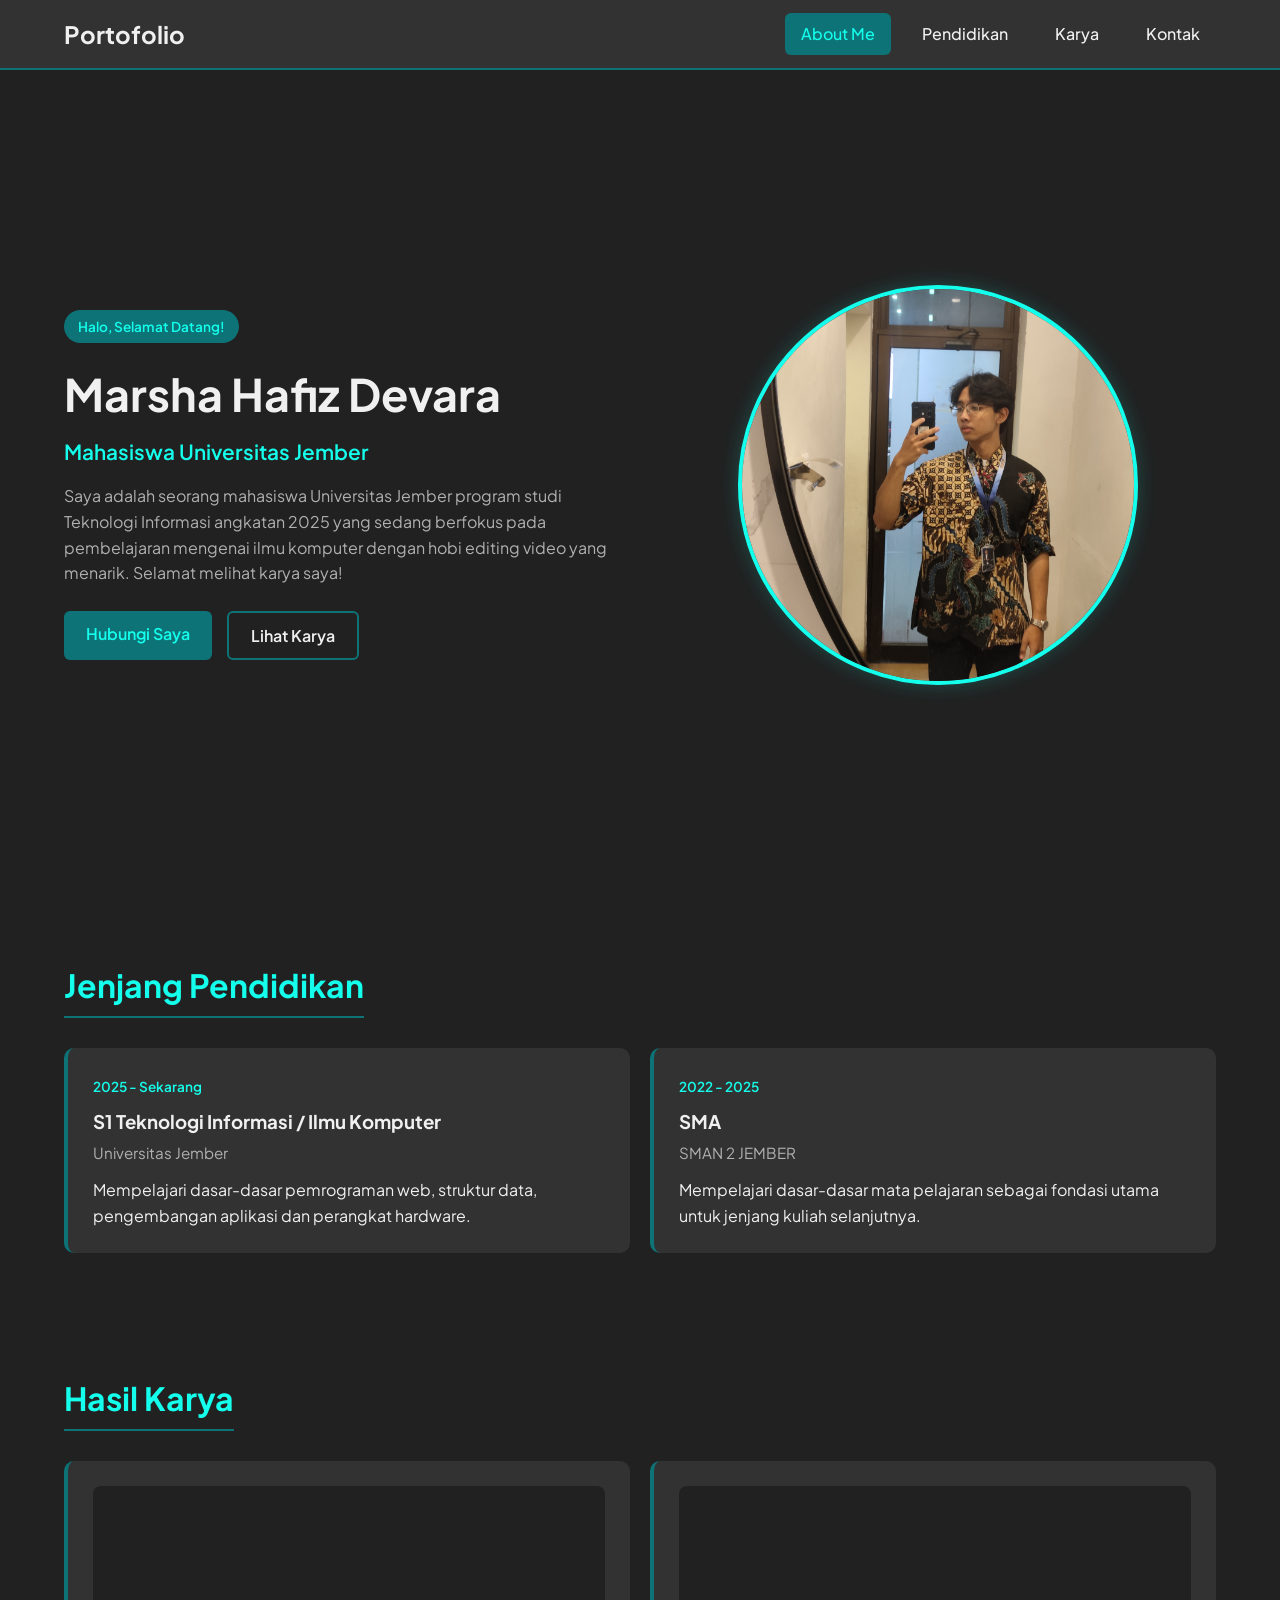
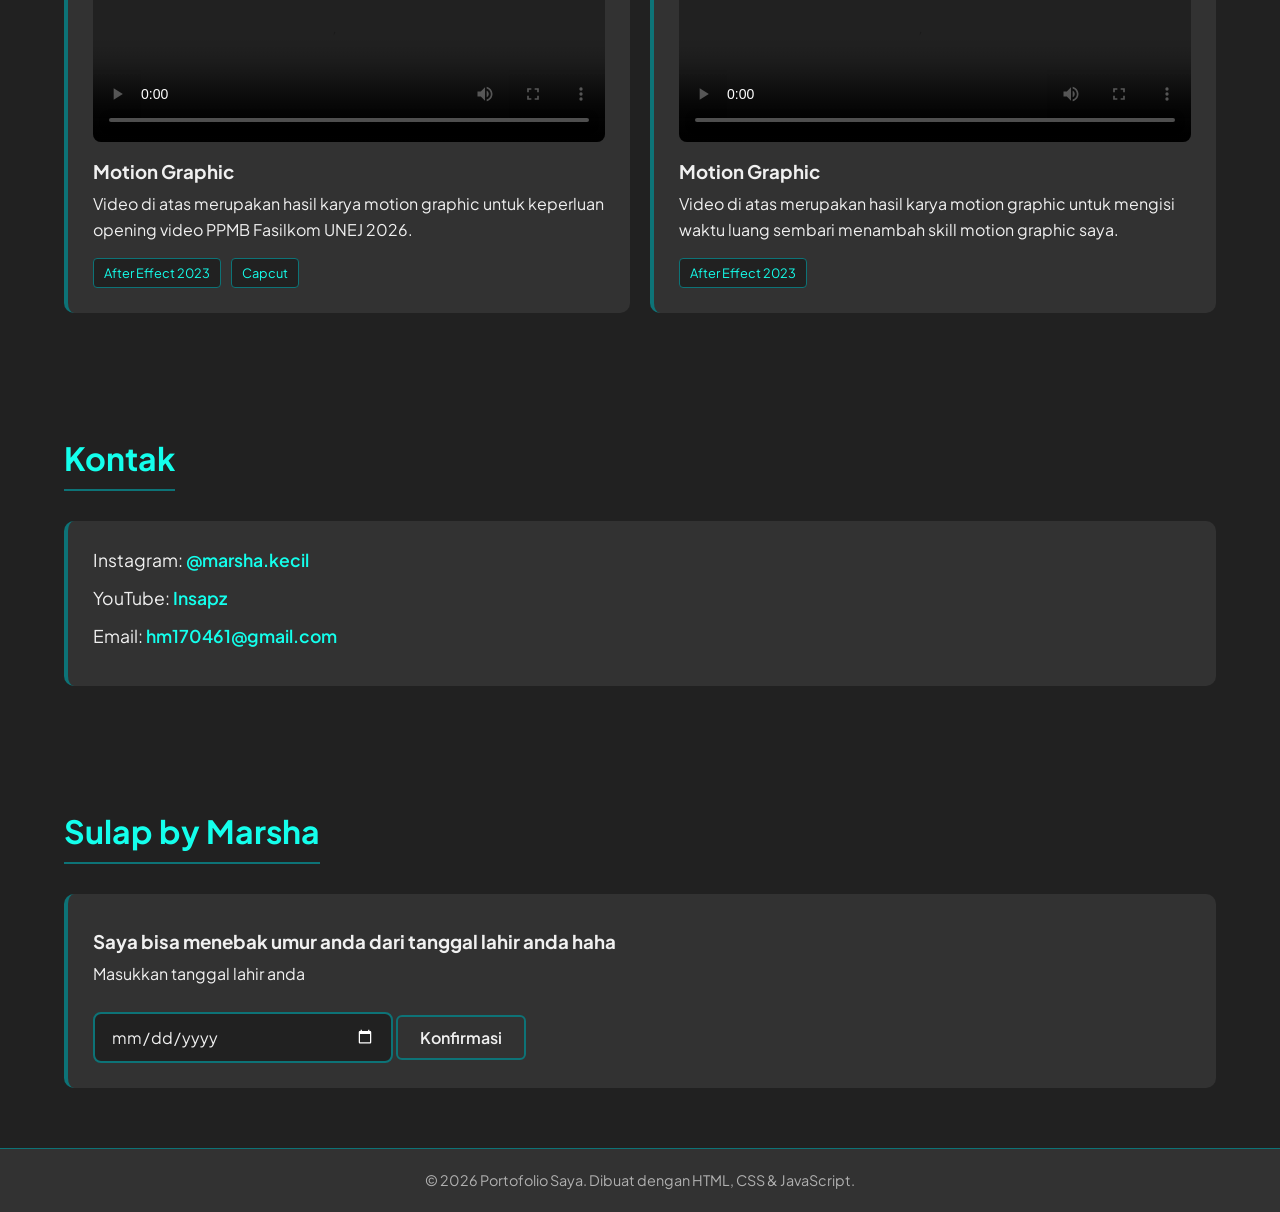
<file: index.html>
<!DOCTYPE html>
<html lang="id">
<head>
  <meta charset="UTF-8">
  <meta name="viewport" content="width=device-width, initial-scale=1.0">
  <title>Portofolio Marsha Hafiz Devara</title>

  <link rel="preconnect" href="https://fonts.googleapis.com">
  <link rel="preconnect" href="https://fonts.gstatic.com" crossorigin>
  <link href="https://fonts.googleapis.com/css2?family=Plus+Jakarta+Sans:wght@400;500;600;700&display=swap" rel="stylesheet">

  <link rel="stylesheet" href="style.css">
</head>
<body>

  <header class="header">
    <div class="logo">
      <h2>Portofolio</h2>
    </div>

    <button class="hamburger" id="hamburgerBtn" aria-label="Toggle Menu">
      <span></span>
      <span></span>
      <span></span>
    </button>

    <nav class="navbar" id="navbarMenu">
      <a href="#home" class="nav-link active">About Me</a>
      <a href="#education" class="nav-link">Pendidikan</a>
      <a href="#projects" class="nav-link">Karya</a>
      <a href="#contact" class="nav-link">Kontak</a>
    </nav>
  </header>

  <main>
    <section id="home">
      <div class="content">
        <span class="badge">Halo, Selamat Datang!</span>
        <h1 class="title">Marsha Hafiz Devara</h1>
        <p class="subtitle">Mahasiswa Universitas Jember</p>
        <p class="description">
          Saya adalah seorang mahasiswa Universitas Jember program studi Teknologi Informasi angkatan 2025
          yang sedang berfokus pada pembelajaran mengenai ilmu komputer dengan hobi editing video yang menarik.
          Selamat melihat karya saya!
        </p>

        <div class="buttons">
          <a href="#contact" class="btn btn-primary">Hubungi Saya</a>
          <a href="#projects" class="btn btn-outline">Lihat Karya</a>
        </div>
      </div>

      <div class="image-container">
        <div class="photo-frame">
          <img src="img/marsha.jpeg" alt="Foto Profil" id="profileImage">
        </div>
      </div>
    </section>

    <section id="education" class="section">
      <h2 class="section-title">Jenjang Pendidikan</h2>
      <div class="education-grid">
        
        <div class="card">
          <span class="year">2025 - Sekarang</span>
          <h3>S1 Teknologi Informasi / Ilmu Komputer</h3>
          <p class="school-name">Universitas Jember</p>
          <p>Mempelajari dasar-dasar pemrograman web, struktur data, pengembangan aplikasi dan perangkat hardware.</p>
        </div>

        <div class="card">
          <span class="year">2022 - 2025</span>
          <h3>SMA</h3>
          <p class="school-name">SMAN 2 JEMBER</p>
          <p>Mempelajari dasar-dasar mata pelajaran sebagai fondasi utama untuk jenjang kuliah selanjutnya.</p>
        </div>

      </div>
    </section>

    <section id="projects" class="section">
      <h2 class="section-title">Hasil Karya</h2>
      <div class="projects-grid">
        <div class="card project-card">
          <div class="video-container">
            <video controls poster="https://via.placeholder.com/600x340/323232/14FFEC?text=Thumbnail+Video">
              <source src="img/ppmb.mp4" type="video/mp4">
            </video>
          </div>
          <div class="project-info">        
            <h3>Motion Graphic</h3>
            <p>Video di atas merupakan hasil karya motion graphic untuk keperluan opening video PPMB Fasilkom UNEJ 2026.</p>
            <div class="tech-tags">
              <span>After Effect 2023</span>
              <span>Capcut</span>
            </div>
          </div>
        </div>

        <div class="card project-card">
          <div class="video-container">
            <video controls poster="https://via.placeholder.com/600x340/323232/14FFEC?text=Thumbnail+Video">
              <source src="img/Spotify_motion.mp4" type="video/mp4">
            </video>
          </div>
          <div class="project-info">        
            <h3>Motion Graphic</h3>
            <p>Video di atas merupakan hasil karya motion graphic untuk mengisi waktu luang sembari menambah skill motion graphic saya.</p>
            <div class="tech-tags">
              <span>After Effect 2023</span>
            </div>
          </div>
        </div>

      </div>
    </section>

    <section id="contact" class="section">
      <h2 class="section-title">Kontak</h2>
      <div class="card contact-card">
        <ul class="contact-list">
          <li>Instagram: <a href="https://instagram.com/marsha.kecil" target="_blank" rel="noopener noreferrer">@marsha.kecil</a></li>
          <li>YouTube: <a href="https://www.youtube.com/@marshadevara6776" target="_blank" rel="noopener noreferrer">Insapz</a></li>
          <li>Email: <a href="mailto:hm170461@gmail.com">hm170461@gmail.com</a></li>
        </ul>
      </div>
    </section>

    <section id="sulap" class="section">
      <h2 class="section-title">Sulap by Marsha</h2>
      <div class="card sulap-card">
        <h3>Saya bisa menebak umur anda dari tanggal lahir anda haha</h3>
        <label for="birthdate">Masukkan tanggal lahir anda</label>
        <br><br>
        <input type="date" class="sulap-birthdate" id="birthdate" name="birthdate">
        <button id="btn-konfirmasi-tanggal-lahir" class="btn btn-konfirmasi">Konfirmasi</button>
      </div>
    </section>

  </main>

  <footer class="footer">
    <p>&copy; 2026 Portofolio Saya. Dibuat dengan HTML, CSS & JavaScript.</p>
  </footer>

  <script src="scriptCV.js"></script>
</body>
</html>
</file>
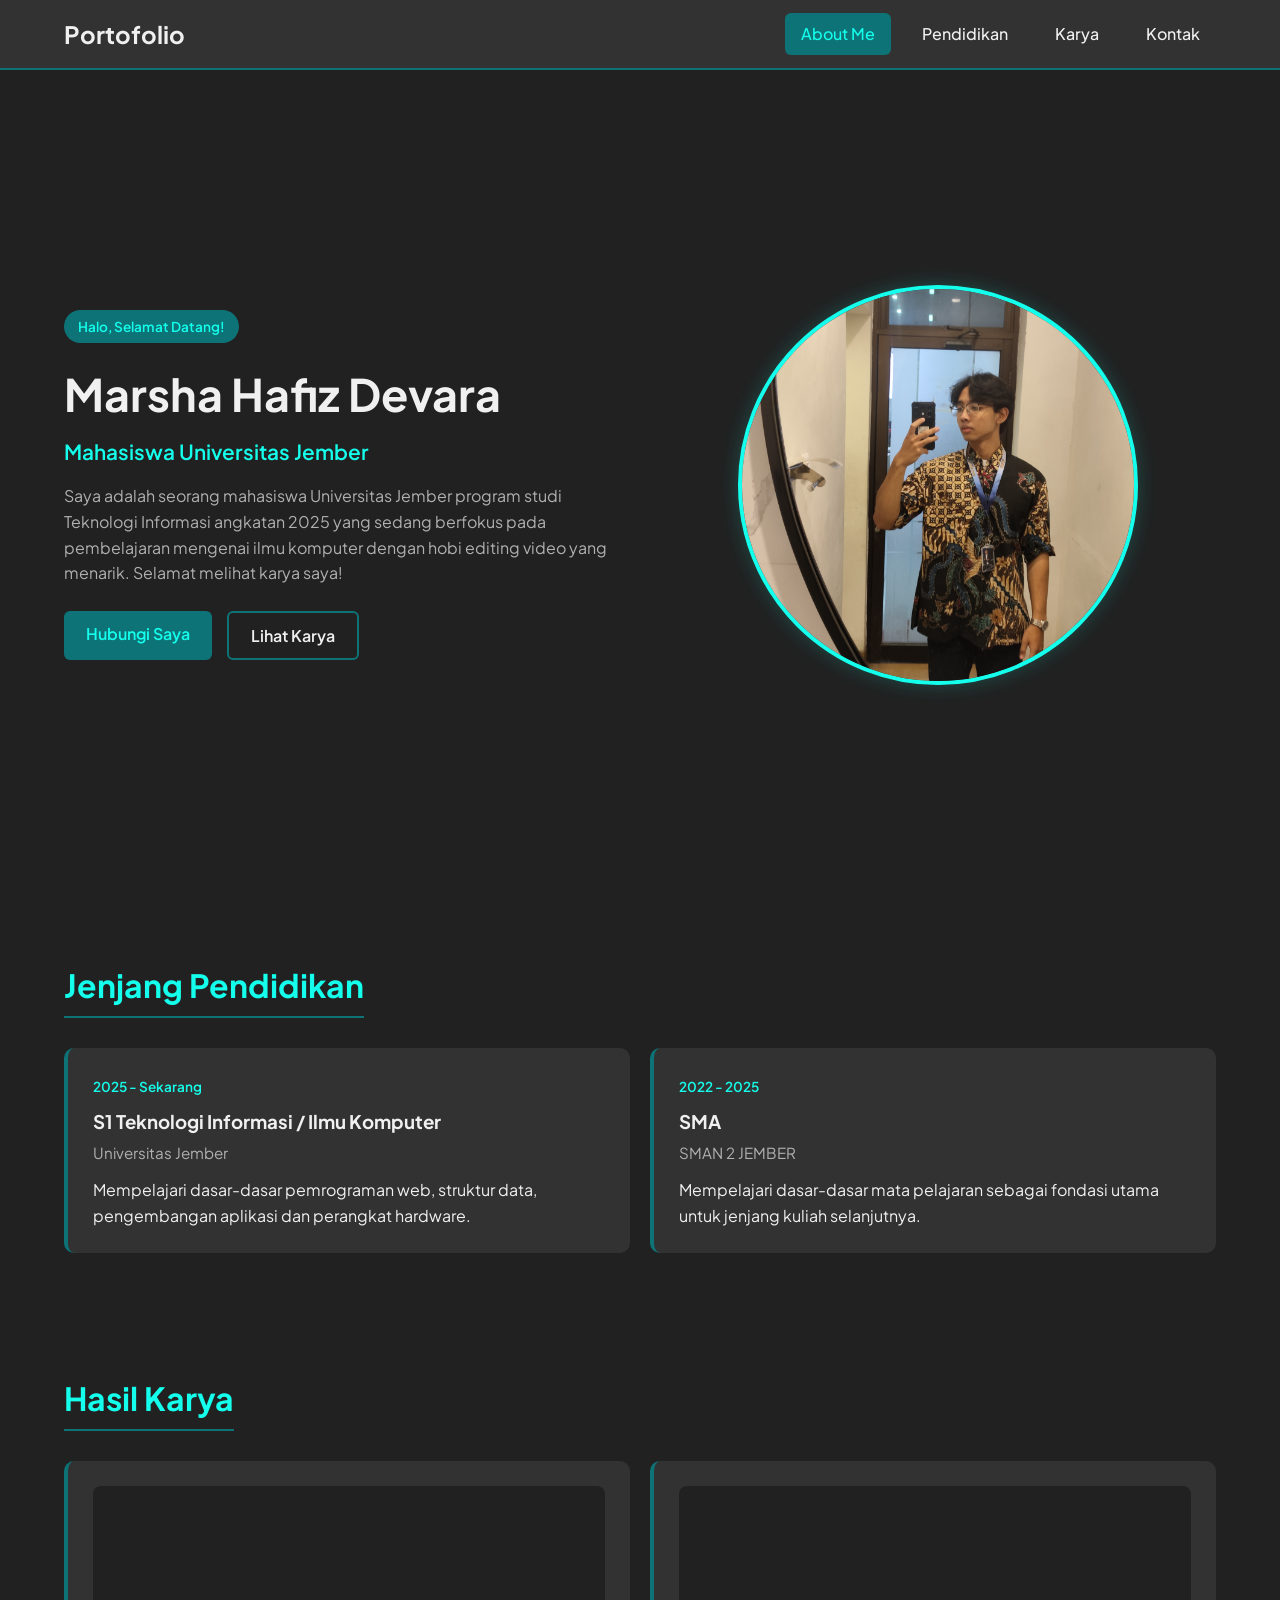
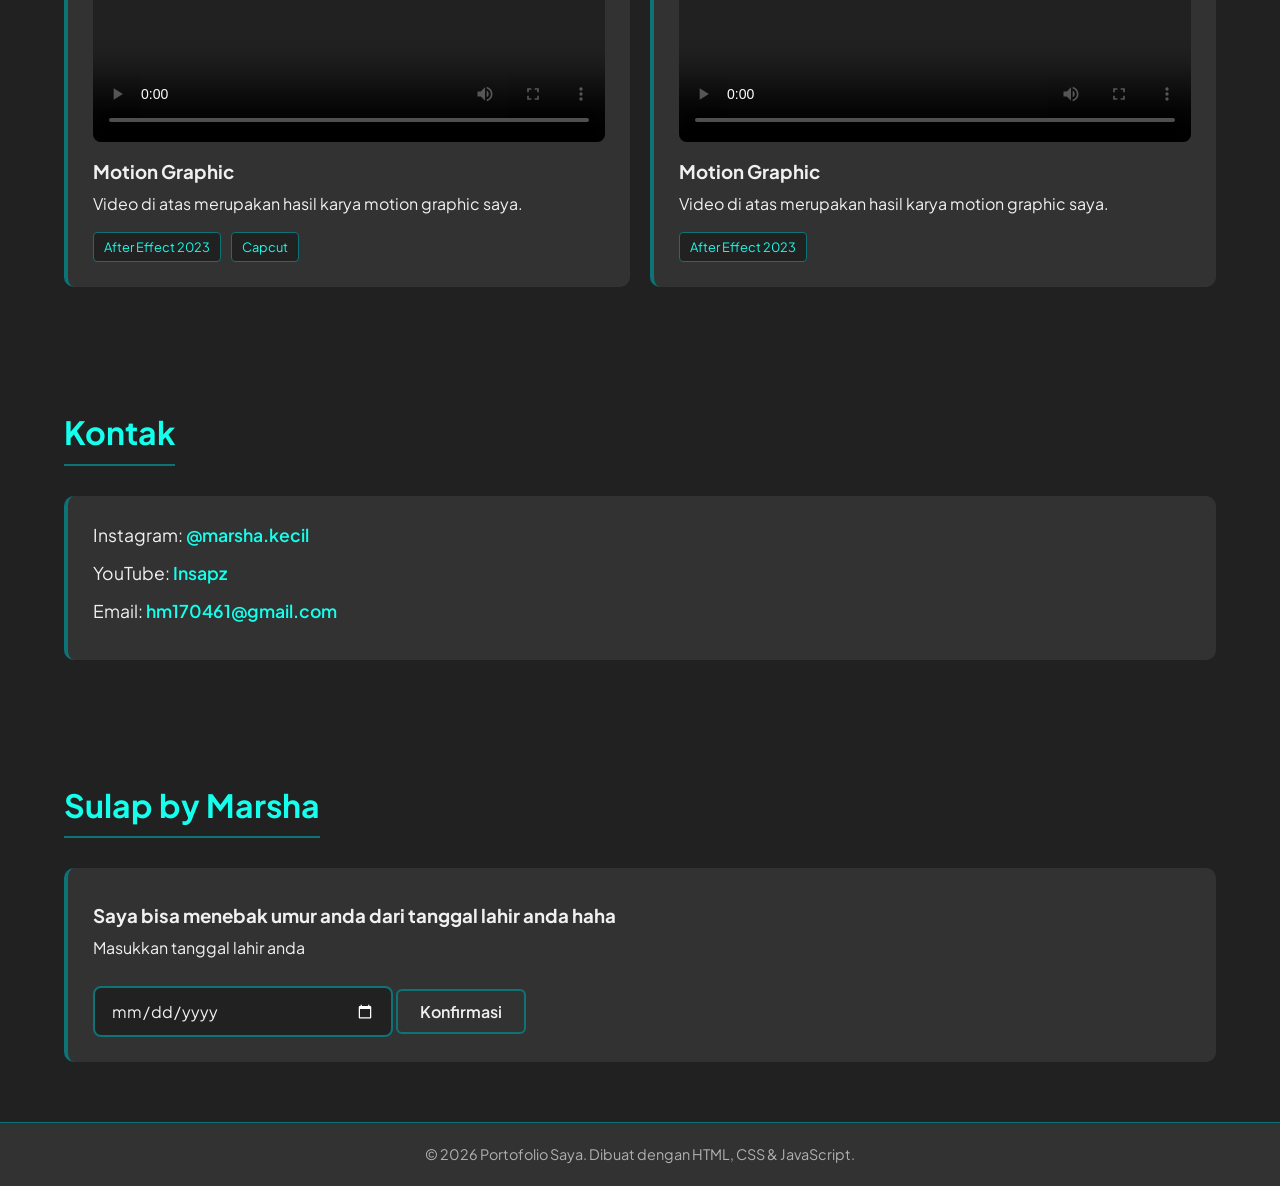
<file: CVmarshaBagus.html>
<!DOCTYPE html>
<html lang="id">
<head>
  <meta charset="UTF-8">
  <meta name="viewport" content="width=device-width, initial-scale=1.0">
  <title>Portofolio Marsha Hafiz Devara</title>

  <link rel="preconnect" href="https://fonts.googleapis.com">
  <link rel="preconnect" href="https://fonts.gstatic.com" crossorigin>
  <link href="https://fonts.googleapis.com/css2?family=Plus+Jakarta+Sans:wght@400;500;600;700&display=swap" rel="stylesheet">

  <link rel="stylesheet" href="style.css">
</head>
<body>

  <header class="header">
    <div class="logo">
      <h2>Portofolio</h2>
    </div>

    <button class="hamburger" id="hamburgerBtn" aria-label="Toggle Menu">
      <span></span>
      <span></span>
      <span></span>
    </button>

    <nav class="navbar" id="navbarMenu">
      <a href="#home" class="nav-link active">About Me</a>
      <a href="#education" class="nav-link">Pendidikan</a>
      <a href="#projects" class="nav-link">Karya</a>
      <a href="#contact" class="nav-link">Kontak</a>
    </nav>
  </header>

  <main>
    <section id="home">
      <div class="content">
        <span class="badge">Halo, Selamat Datang!</span>
        <h1 class="title">Marsha Hafiz Devara</h1>
        <p class="subtitle">Mahasiswa Universitas Jember</p>
        <p class="description">
          Saya adalah seorang mahasiswa Universitas Jember program studi Teknologi Informasi angkatan 2025
          yang sedang berfokus pada pembelajaran mengenai ilmu komputer dengan hobi editing video yang menarik.
          Selamat melihat karya saya!
        </p>

        <div class="buttons">
          <a href="#contact" class="btn btn-primary">Hubungi Saya</a>
          <a href="#projects" class="btn btn-outline">Lihat Karya</a>
        </div>
      </div>

      <div class="image-container">
        <div class="photo-frame">
          <img src="img/marsha.jpeg" alt="Foto Profil" id="profileImage">
        </div>
      </div>
    </section>

    <section id="education" class="section">
      <h2 class="section-title">Jenjang Pendidikan</h2>
      <div class="education-grid">
        
        <div class="card">
          <span class="year">2025 - Sekarang</span>
          <h3>S1 Teknologi Informasi / Ilmu Komputer</h3>
          <p class="school-name">Universitas Jember</p>
          <p>Mempelajari dasar-dasar pemrograman web, struktur data, pengembangan aplikasi dan perangkat hardware.</p>
        </div>

        <div class="card">
          <span class="year">2022 - 2025</span>
          <h3>SMA</h3>
          <p class="school-name">SMAN 2 JEMBER</p>
          <p>Mempelajari dasar-dasar mata pelajaran sebagai fondasi utama untuk jenjang kuliah selanjutnya.</p>
        </div>

      </div>
    </section>

    <section id="projects" class="section">
      <h2 class="section-title">Hasil Karya</h2>
      <div class="projects-grid">
        <div class="card project-card">
          <div class="video-container">
            <video controls poster="https://via.placeholder.com/600x340/323232/14FFEC?text=Thumbnail+Video">
              <source src="img/ppmb.mp4" type="video/mp4">
            </video>
          </div>
          <div class="project-info">        
            <h3>Motion Graphic</h3>
            <p>Video di atas merupakan hasil karya motion graphic saya.</p>
            <div class="tech-tags">
              <span>After Effect 2023</span>
              <span>Capcut</span>
            </div>
          </div>
        </div>

        <div class="card project-card">
          <div class="video-container">
            <video controls poster="https://via.placeholder.com/600x340/323232/14FFEC?text=Thumbnail+Video">
              <source src="img/Spotify_motion.mp4" type="video/mp4">
            </video>
          </div>
          <div class="project-info">        
            <h3>Motion Graphic</h3>
            <p>Video di atas merupakan hasil karya motion graphic saya.</p>
            <div class="tech-tags">
              <span>After Effect 2023</span>
            </div>
          </div>
        </div>

      </div>
    </section>

    <section id="contact" class="section">
      <h2 class="section-title">Kontak</h2>
      <div class="card contact-card">
        <ul class="contact-list">
          <li>Instagram: <a href="https://instagram.com/marsha.kecil" target="_blank" rel="noopener noreferrer">@marsha.kecil</a></li>
          <li>YouTube: <a href="https://www.youtube.com/@marshadevara6776" target="_blank" rel="noopener noreferrer">Insapz</a></li>
          <li>Email: <a href="mailto:nama@domain.com">hm170461@gmail.com</a></li>
        </ul>
      </div>
    </section>

    <section id="sulap" class="section">
      <h2 class="section-title">Sulap by Marsha</h2>
      <div class="card sulap-card">
        <h3>Saya bisa menebak umur anda dari tanggal lahir anda haha</h3>
        <label for="birthdate">Masukkan tanggal lahir anda</label>
        <br><br>
        <input type="date" class="sulap-birthdate" id="birthdate" name="birthdate">
        <button id="btn-konfirmasi-tanggal-lahir" class="btn btn-konfirmasi">Konfirmasi</button>
      </div>
    </section>

  </main>

  <footer class="footer">
    <p>&copy; 2026 Portofolio Saya. Dibuat dengan HTML, CSS & JavaScript.</p>
  </footer>

  <script src="scriptCV.js"></script>
</body>
</html>
</file>
<file: style.css>
* {
  margin: 0;
  padding: 0;
  box-sizing: border-box;
}

:root {
  --color-bright-cyan: #14FFEC;
  --color-dark-teal:   #0D7377;
  --color-card-bg:     #323232;
  --color-main-bg:     #212121;

  --color-text-light:  #F0F0F0;
  --color-text-muted:  #B0B0B0;

  --navbar-height: 70px;
}

html {
  scroll-behavior: smooth;
  font-family: 'Plus Jakarta Sans', sans-serif;
  background-color: var(--color-main-bg);
  color: var(--color-text-light);
}

body {
  line-height: 1.6;
}

section {
  scroll-margin-top: calc(var(--navbar-height) + 20px);
}

.header {
  position: fixed;
  top: 0;
  left: 0;
  width: 100%;
  height: var(--navbar-height);
  background-color: var(--color-card-bg);
  display: flex;
  justify-content: space-between; 
  align-items: center;
  padding: 0 5%;
  z-index: 1000;
  border-bottom: 2px solid var(--color-dark-teal);
}

.logo h2 {
  color: var(--color-text-light);
  font-size: 1.5rem;
}

.logo h2 span {
  color: var(--color-bright-cyan);
}

.navbar {
  display: flex;
  gap: 15px;
  align-items: center;
}

.navbar a {
  color: var(--color-text-light);
  text-decoration: none;
  padding: 8px 16px;
  border-radius: 6px;
  font-weight: 500;
  transition: all 0.3s ease;
}

.navbar a:hover,
.navbar a.active {
  background-color: var(--color-dark-teal);
  color: var(--color-bright-cyan);
}

.hamburger {
  display: none;
  flex-direction: column;
  gap: 5px;
  background: none;
  border: none;
  cursor: pointer;
}

.hamburger span {
  width: 25px;
  height: 3px;
  background-color: var(--color-bright-cyan);
  border-radius: 2px;
}

#home {
  min-height: 100vh;
  padding: calc(var(--navbar-height) + 40px) 5% 40px 5%;
  display: flex;
  align-items: center;
  justify-content: space-between;
  gap: 40px;
}

.content {
  flex: 1;
  max-width: 600px;
}

.badge {
  display: inline-block;
  background-color: var(--color-dark-teal);
  color: var(--color-bright-cyan);
  padding: 6px 14px;
  border-radius: 20px;
  font-size: 0.85rem;
  font-weight: 600;
  margin-bottom: 15px;
}

.title {
  font-size: 2.8rem;
  color: var(--color-text-light);
  margin-bottom: 5px;
}

.subtitle {
  font-size: 1.3rem;
  color: var(--color-bright-cyan);
  font-weight: 600;
  margin-bottom: 15px;
}

.description {
  color: var(--color-text-muted);
  margin-bottom: 25px;
}

.buttons {
  display: flex;
  gap: 15px;
}

.image-container {
  flex: 1;
  display: flex;
  justify-content: center;
}

.photo-frame {
  width: 400px;
  height: 400px;
  border-radius: 50%;
  border: 4px solid var(--color-bright-cyan);
  box-shadow: 0 0 20px rgba(20, 255, 236, 0.2);
  overflow: hidden;
  background-color: var(--color-card-bg);
}

.photo-frame img {
  width: 100%;
  height: 100%;
  object-fit: cover;
}

.btn {
  display: inline-block;
  padding: 10px 22px;
  border-radius: 6px;
  text-decoration: none;
  font-weight: 600;
  cursor: pointer;
  border: none;
  transition: background 0.3s ease;
  font-family: inherit;
}

.btn-primary {
  background-color: var(--color-dark-teal);
  color: var(--color-bright-cyan);
}

.btn-primary:hover {
  background-color: var(--color-bright-cyan);
  color: var(--color-main-bg);
}

.btn-outline {
  border: 2px solid var(--color-dark-teal);
  color: var(--color-text-light);
}

.btn-outline:hover {
  border-color: var(--color-bright-cyan);
  color: var(--color-bright-cyan);
}

.btn-konfirmasi {
  border: 2px solid var(--color-dark-teal);
  color: var(--color-text-light);
  background-color: transparent;
  font-size: medium;
}

.btn-konfirmasi:hover {
  border-color: var(--color-bright-cyan);
  color: var(--color-bright-cyan);
  background-color: transparent;
}

.btn-block {
  width: 50%;
}

.section {
  padding: 60px 5%;
}

.section-title {
  font-size: 2rem;
  margin-bottom: 30px;
  color: var(--color-bright-cyan);
  border-bottom: 2px solid var(--color-dark-teal);
  display: inline-block;
  padding-bottom: 5px;
}

.education-grid {
  display: grid;
  grid-template-columns: repeat(auto-fit, minmax(280px, 1fr));
  gap: 20px;
}

.card {
  background-color: var(--color-card-bg);
  padding: 25px;
  border-radius: 10px;
  border-left: 4px solid var(--color-dark-teal);
}

.card .year {
  font-size: 0.85rem;
  color: var(--color-bright-cyan);
  font-weight: 600;
}

.card h3 {
  margin: 8px 0 4px 0;
}

.card .school-name {
  color: var(--color-text-muted);
  font-size: 0.95rem;
  margin-bottom: 12px;
}

.projects-grid {
  display: grid;
  grid-template-columns: repeat(auto-fit, minmax(320px, 1fr));
  gap: 20px;
}

.video-container {
  width: 100%;
  border-radius: 8px;
  overflow: hidden;
  background-color: var(--color-main-bg);
  margin-bottom: 15px;
}

.video-container video {
  width: 100%;
  height: auto;
  display: block;
}

.tech-tags {
  display: flex;
  gap: 10px;
  margin-top: 15px;
}

.tech-tags span {
  background-color: var(--color-main-bg);
  color: var(--color-bright-cyan);
  padding: 4px 10px;
  border-radius: 4px;
  font-size: 0.8rem;
  border: 1px solid var(--color-dark-teal);
}

.contact-list {
  list-style: none;
  padding: 0;
}

.contact-list li {
  font-size: 1.1rem;
  margin-bottom: 10px;
}

.contact-list a {
  color: var(--color-bright-cyan);
  text-decoration: none;
  font-weight: 600;
  transition: color 0.3s ease;
}

.contact-list a:hover {
  text-decoration: underline;
  color: #ffffff;
}

.sulap-birthdate {
  width: 100%;
  max-width: 300px;
  padding: 12px 16px;
  background-color: var(--color-main-bg);
  border: 2px solid var(--color-dark-teal);
  border-radius: 8px;
  color: var(--color-text-light);
  font-family: inherit;
  font-size: 1rem;
  outline: none;
  cursor: pointer;
  transition: all 0.3s ease;
  color-scheme: dark; 
}

.footer {
  text-align: center;
  padding: 20px;
  background-color: var(--color-card-bg);
  color: var(--color-text-muted);
  font-size: 0.9rem;
  border-top: 1px solid var(--color-dark-teal);
}

@media (max-width: 768px) {
  .hamburger {
    display: flex;
  }

  .navbar {
    display: none;
    position: absolute;
    top: var(--navbar-height);
    left: 0;
    width: 100%;
    background-color: var(--color-card-bg);
    flex-direction: column;
    padding: 20px;
    border-bottom: 2px solid var(--color-dark-teal);
  }

  .navbar.show {
    display: flex;
  }

  #home {
    flex-direction: column-reverse;
    text-align: center;
    justify-content: center;
  }

  .buttons {
    justify-content: center;
  }

  .photo-frame {
    width: 220px;
    height: 220px;
  }

  .title {
    font-size: 2.2rem;
  }
}
</file>
